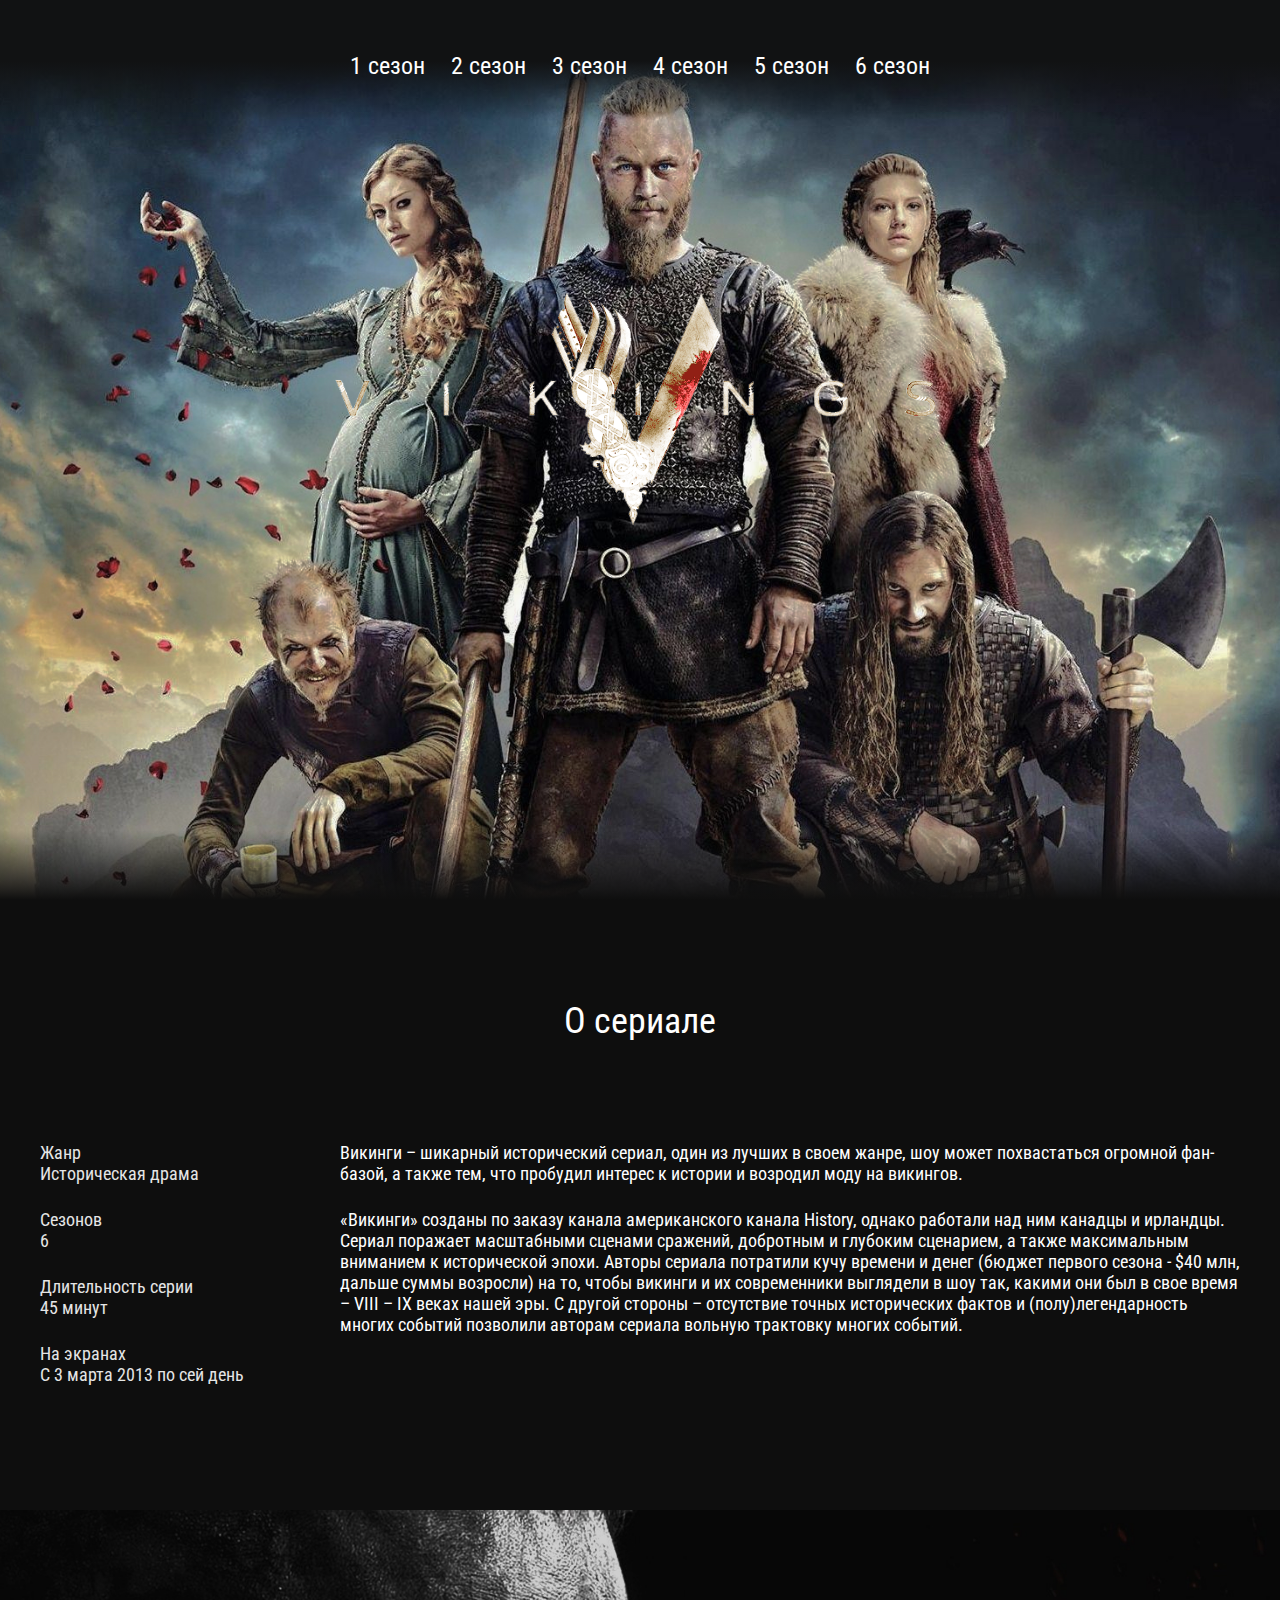
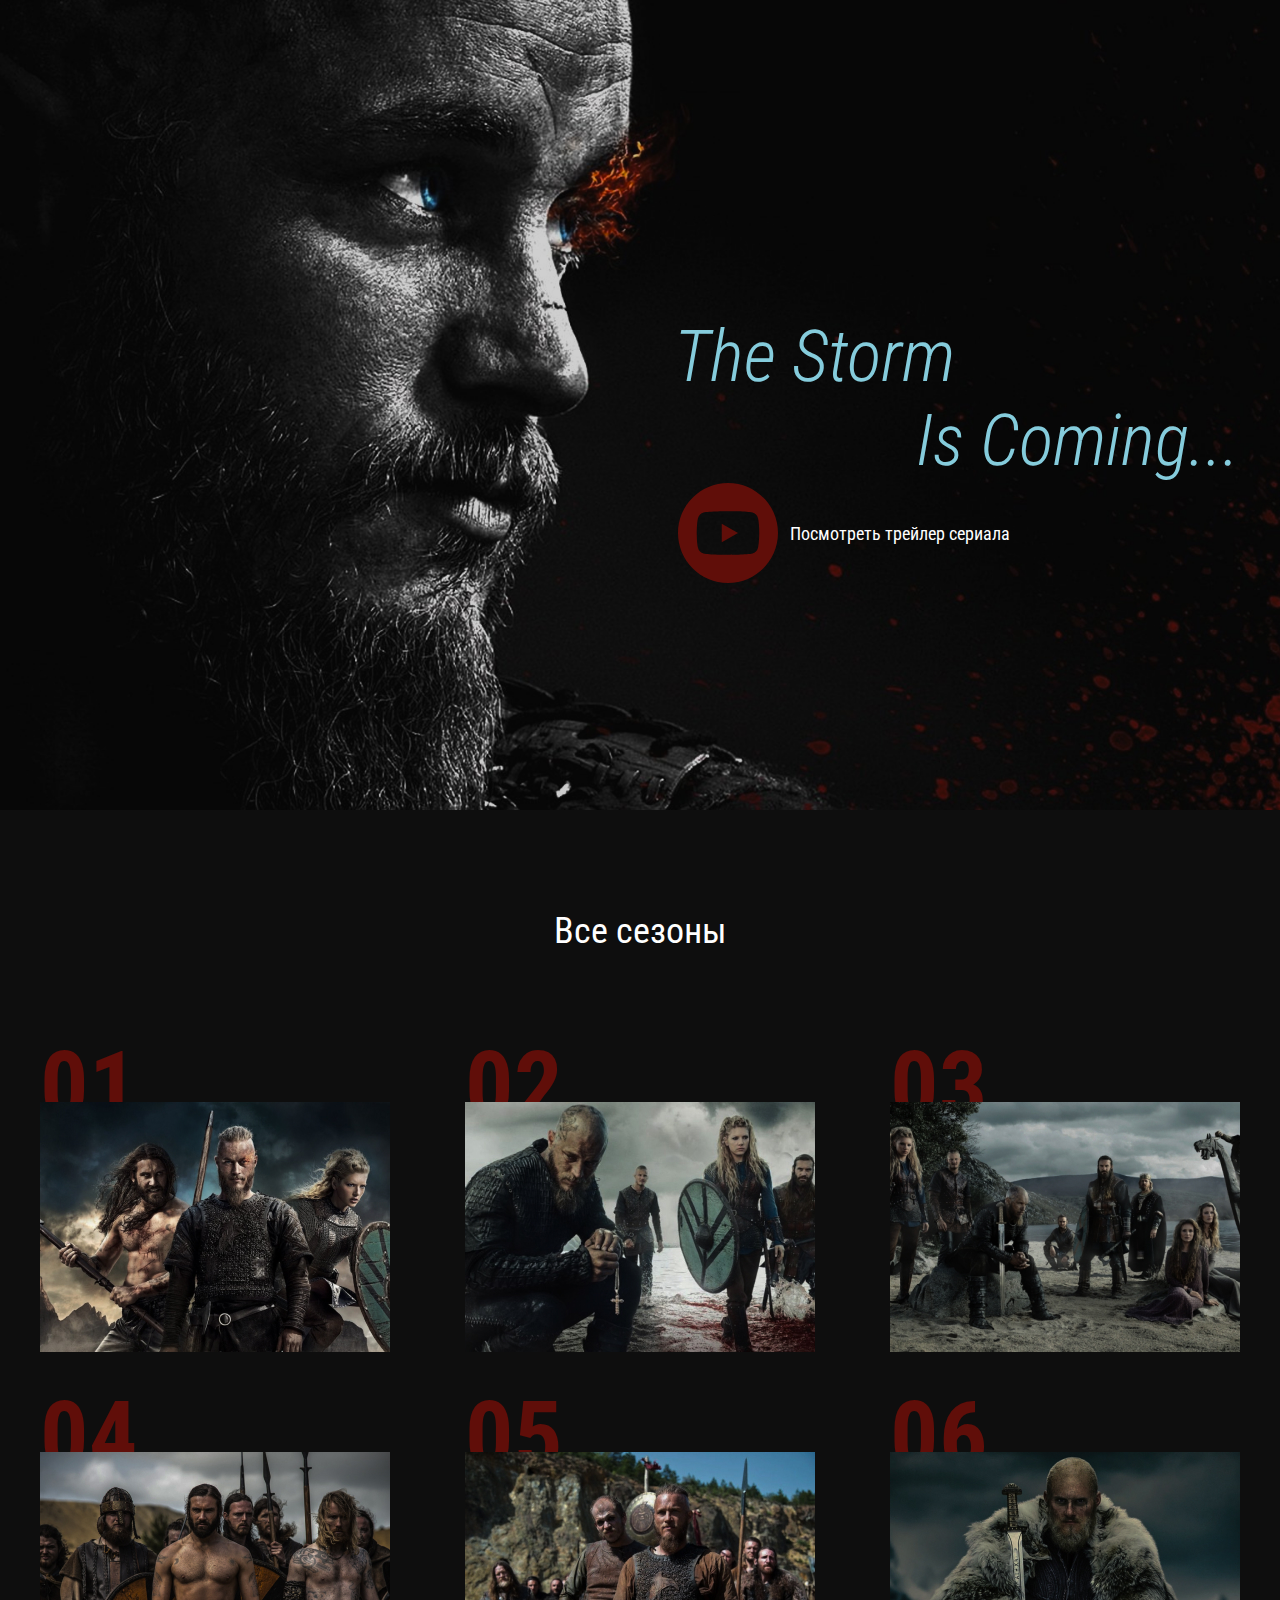
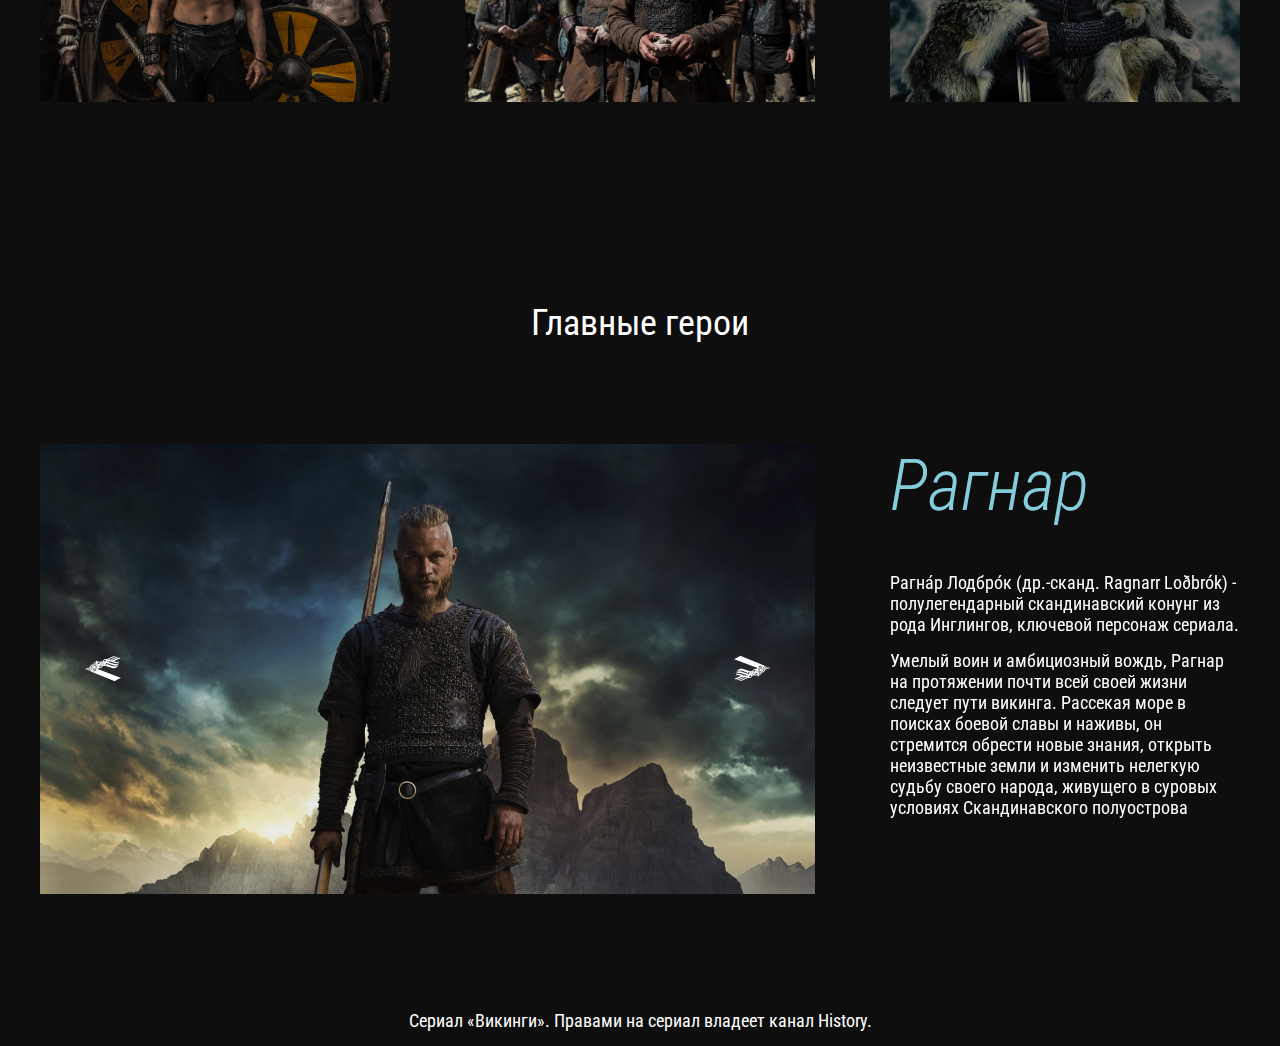
<file: index.html>
<!DOCTYPE html>
<html lang="ru">
  <head>
    <meta charset="UTF-8" />
    <meta name="viewport" content="width=device-width, initial-scale=1.0" />
    <meta http-equiv="X-UA-Compatible" content="ie=edge" />
    <title>VIKINGS</title>
    <link rel="icon" type="image/x-icon" href="images/favicon.png" />
    <link rel="preconnect" href="https://fonts.googleapis.com" />
    <link rel="preconnect" href="https://fonts.gstatic.com" crossorigin />
    <link
      href="https://fonts.googleapis.com/css2?family=Poppins:wght@400;500;600;700&family=Roboto+Condensed:ital,wght@0,400;0,700;1,300&display=swap"
      rel="stylesheet"
    />
    <link rel="stylesheet" href="css/reset.css" />
    <link rel="stylesheet" href="css/slick.css" />
    <link rel="stylesheet" href="css/jquery.fancybox.css" />
    <link rel="stylesheet" href="css/style.css" />
  </head>
  <body>
    <header class="header">
      <nav class="menu">
        <button class="menu__btn">
          <span></span>
        </button>
        <ul class="menu__list">
          <li class="menu__list-item">
            <a class="menu__list-link" href="season-1.html">1 сезон</a>
          </li>
          <li class="menu__list-item">
            <a class="menu__list-link" href="#">2 сезон</a>
          </li>
          <li class="menu__list-item">
            <a class="menu__list-link" href="#">3 сезон</a>
          </li>
          <li class="menu__list-item">
            <a class="menu__list-link" href="#">4 сезон</a>
          </li>
          <li class="menu__list-item">
            <a class="menu__list-link" href="#">5 сезон</a>
          </li>
          <li class="menu__list-item">
            <a class="menu__list-link" href="#">6 сезон</a>
          </li>
        </ul>
      </nav>
      <div class="logo">
        <img class="logo__img" src="images/logo.png" alt="Логотип" />
      </div>
    </header>
    <section class="about section-page">
      <div class="container">
        <h3 class="title">О сериале</h3>
        <div class="about__inner">
          <ul class="about__info">
            <li class="about__info-item">
              Жанр
              <span>Историческая драма</span>
            </li>
            <li class="about__info-item">
              Сезонов
              <span>6</span>
            </li>
            <li class="about__info-item">
              Длительность серии
              <span>45 минут</span>
            </li>
            <li class="about__info-item">
              На экранах
              <span>С 3 марта 2013 по сей день</span>
            </li>
          </ul>
          <div class="about__text">
            <p>
              Викинги – шикарный исторический сериал, один из лучших в своем
              жанре, шоу может похвастаться огромной фан-базой, а также тем, что
              пробудил интерес к истории и возродил моду на викингов.
            </p>
            <p>
              «Викинги» созданы по заказу канала американского канала History,
              однако работали над ним канадцы и ирландцы. Сериал поражает
              масштабными сценами сражений, добротным и глубоким сценарием, а
              также максимальным вниманием к исторической эпохи. Авторы сериала
              потратили кучу времени и денег (бюджет первого сезона - $40 млн,
              дальше суммы возросли) на то, чтобы викинги и их современники
              выглядели в шоу так, какими они был в свое время – VIII – IX веках
              нашей эры. С другой стороны – отсутствие точных исторических
              фактов и (полу)легендарность многих событий позволили авторам
              сериала вольную трактовку многих событий.
            </p>
          </div>
        </div>
      </div>
    </section>
    <section class="video">
      <div class="container">
        <h3 class="video__text">
          <span>The Storm</span>
          Is Coming...
        </h3>
        <a
          class="video__btn"
          data-fancybox
          href="https://www.youtube.com/watch?v=7rcozIVtujw"
          >Посмотреть трейлер сериала</a
        >
      </div>
    </section>
    <section class="seasons section-page">
      <div class="container">
        <h3 class="title">Все сезоны</h3>
        <ol class="seasons__inner">
          <li
            class="seasons__item"
            style="background-image: url('images/seasons-image-1.jpg')"
          >
            <a class="seasons__link" href="season-1.html">Cмотреть</a>
          </li>
          <li
            class="seasons__item"
            style="background-image: url('images/seasons-image-2.jpg')"
          >
            <a class="seasons__link" href="#">Cмотреть</a>
          </li>
          <li
            class="seasons__item"
            style="background-image: url('images/seasons-image-3.jpg')"
          >
            <a class="seasons__link" href="#">Cмотреть</a>
          </li>
          <li
            class="seasons__item"
            style="background-image: url('images/seasons-image-4.jpg')"
          >
            <a class="seasons__link" href="#">Cмотреть</a>
          </li>
          <li
            class="seasons__item"
            style="background-image: url('images/seasons-image-5.jpg')"
          >
            <a class="seasons__link" href="#">Cмотреть</a>
          </li>
          <li
            class="seasons__item"
            style="background-image: url('images/seasons-image-6.jpg')"
          >
            <a class="seasons__link" href="#">Cмотреть</a>
          </li>
        </ol>
      </div>
    </section>
    <section class="heroes section-page">
      <div class="container">
        <h3 class="title">Главные герои</h3>
        <div class="heroes__inner">
          <div class="heroes__slider-img">
            <img class="heroes__images" src="images/hero-1.jpg" alt="" />
            <img class="heroes__images" src="images/hero-2.jpg" alt="" />
            <img class="heroes__images" src="images/hero-3.jpg" alt="" />
            <img class="heroes__images" src="images/hero-4.jpg" alt="" />
          </div>
          <div class="heroes__slider-text">
            <div class="heroes__text">
              <h4 class="heroes__name">Рагнар</h4>
              <p>
                Рагна́р Лодбро́к (др.-сканд. Ragnarr Loðbrók) - полулегендарный
                скандинавский конунг из рода Инглингов, ключевой персонаж
                сериала.
              </p>
              <p>
                Умелый воин и амбициозный вождь, Рагнар на протяжении почти всей
                своей жизни следует пути викинга. Рассекая море в поисках боевой
                славы и наживы, он стремится обрести новые знания, открыть
                неизвестные земли и изменить нелегкую судьбу своего народа,
                живущего в суровых условиях Скандинавского полуострова
              </p>
            </div>
            <div class="heroes__text">
              <h4 class="heroes__name">Лагерта</h4>
              <p>
                Лаге́рта (др.-сканд. Hlaðgerðr, лат. Ladgerda, Ladgertha или
                Lagertha; в сериале также носит псевдоним Ингстад) - известная
                скандинавская воительница, упомянутая в хрониках Саксона
                Грамматика, первая жена датского морского конунга Рагнара
                Лодброка.
              </p>
              <p>
                В сериале Лагерта активно участвует в походах викингов,
                колонизации ими новых земель и междоусобных распрях
                скандинавских вождей. Эта отважная и независимая женщина
                способна проявлять железную решимость, когда дело касается ее
                личного достоинства, семьи или власти.
              </p>
            </div>
            <div class="heroes__text">
              <h4 class="heroes__name">Ролло</h4>
              <p>
                Ро́лло (или Хрольф, др.-сканд. Hrólfr, лат. Rollo, исторический
                прототип также известен под именами Ролло́н, Рольф и Роберт I) -
                известный вождь викингов, первый герцог Нормандский, основатель
                Нормандской династии.
              </p>
              <p>
                В сериале - старший брат Рагнара Лодброка. Знаменитый своей
                силой, бесстрашием и диким, импульсивным нравом, он активно
                участвует в разорительных набегах викингов на страны Европы.
              </p>
            </div>
            <div class="heroes__text">
              <h4 class="heroes__name">Флоки</h4>
              <p>
                Флóки (др.-сканд. Flóki) - скандинавский кораблестроитель,
                активно участвующий в грабительских набегах викингов на страны
                Европы.
              </p>
              <p>
                Близкий друг и соратник Рагнара Лодброка. Эксцентричный и
                чудаковатый, он живет в уединенном доме в лесу, работая в своей
                мастерской на берегу моря.
              </p>
            </div>
          </div>
        </div>
      </div>
    </section>
    <footer class="footer">
      <div class="container">
        <p class="copy">
          Сериал «Викинги». Правами на сериал владеет канал History.
        </p>
      </div>
    </footer>

    <script src="https://ajax.googleapis.com/ajax/libs/jquery/3.4.1/jquery.min.js"></script>
    <script src="js/slick.min.js"></script>
    <script src="js/jquery.fancybox.min.js"></script>
    <script src="js/main.js"></script>
  </body>
</html>
</file>
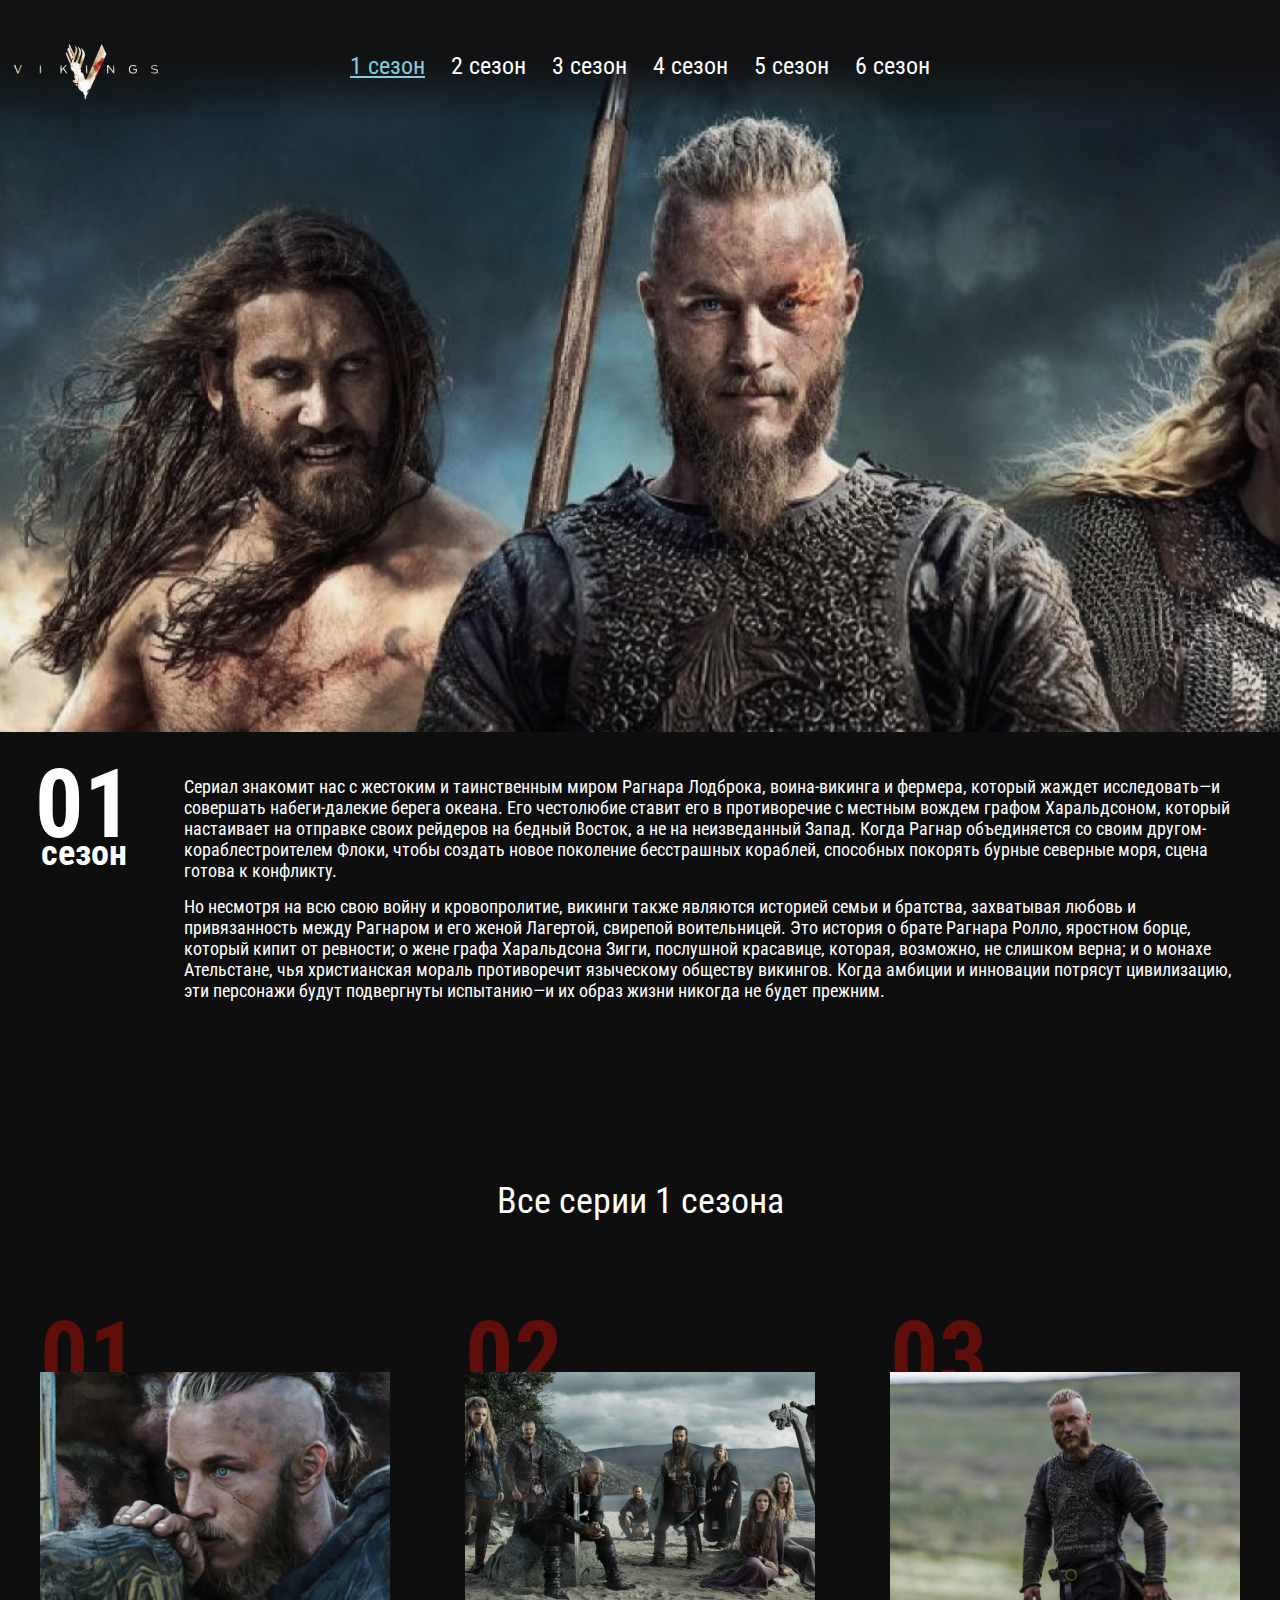
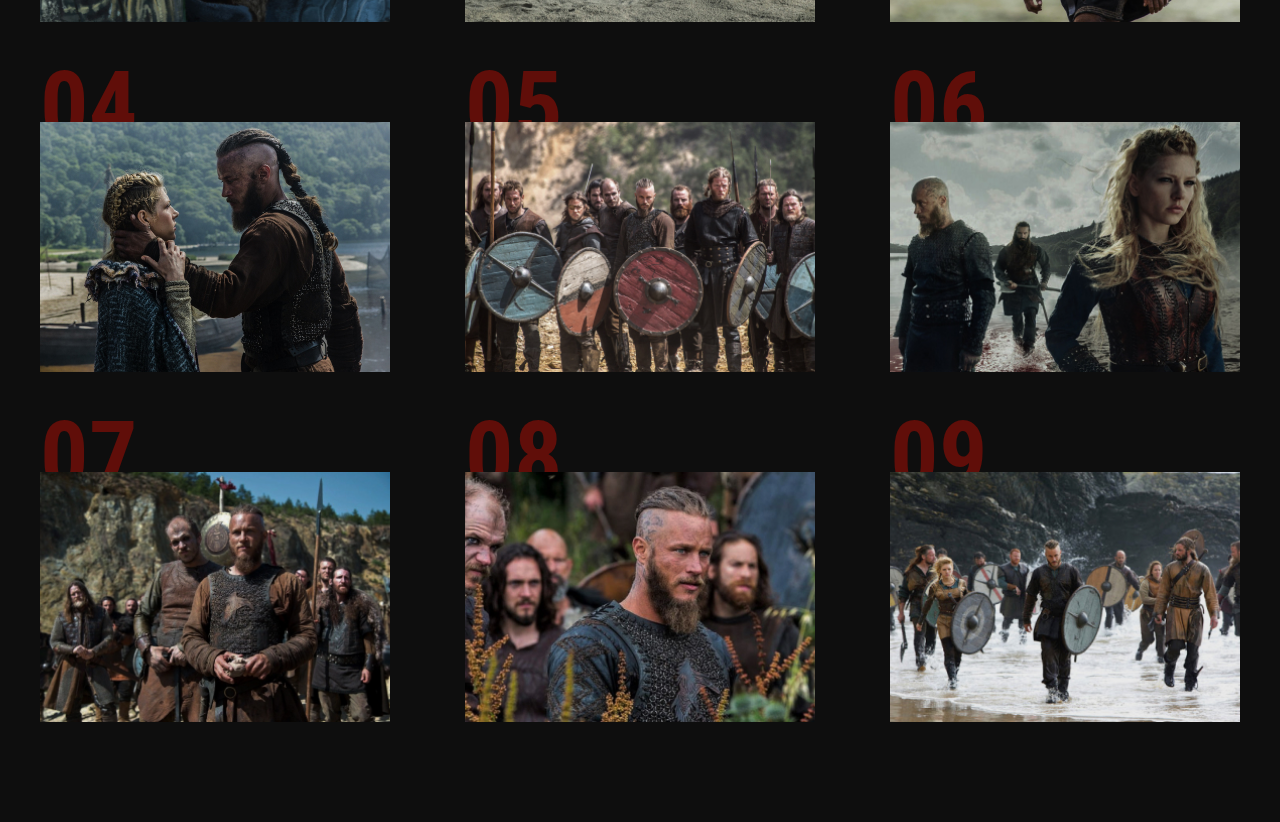
<file: season-1.html>
<!DOCTYPE html>
<html lang="ru">
  <head>
    <meta charset="UTF-8" />
    <meta name="viewport" content="width=device-width, initial-scale=1.0" />
    <meta http-equiv="X-UA-Compatible" content="ie=edge" />
    <title>VIKINGS</title>
    <link rel="icon" type="image/x-icon" href="images/favicon.png" />
    <link rel="preconnect" href="https://fonts.googleapis.com" />
    <link rel="preconnect" href="https://fonts.gstatic.com" crossorigin />
    <link
      href="https://fonts.googleapis.com/css2?family=Poppins:wght@400;500;600;700&family=Roboto+Condensed:ital,wght@0,400;0,700;1,300&display=swap"
      rel="stylesheet"
    />
    <link rel="stylesheet" href="css/reset.css" />
    <link rel="stylesheet" href="css/slick.css" />
    <link rel="stylesheet" href="css/jquery.fancybox.css" />
    <link rel="stylesheet" href="css/style.css" />
  </head>

  <body>
    <header class="page-header">
      <nav class="menu">
        <button class="menu__btn">
          <span></span>
        </button>
        <div class="menu__container">
          <a class="page-logo" href="index.html">
            <img src="images/page-logo.png" alt="logo" />
          </a>
          <ul class="menu__list">
            <li class="menu__list-item">
              <a class="menu__list-link menu__list-link--active" href="#"
                >1 сезон</a
              >
            </li>
            <li class="menu__list-item">
              <a class="menu__list-link" href="#">2 сезон</a>
            </li>
            <li class="menu__list-item">
              <a class="menu__list-link" href="#">3 сезон</a>
            </li>
            <li class="menu__list-item">
              <a class="menu__list-link" href="#">4 сезон</a>
            </li>
            <li class="menu__list-item">
              <a class="menu__list-link" href="#">5 сезон</a>
            </li>
            <li class="menu__list-item">
              <a class="menu__list-link" href="#">6 сезон</a>
            </li>
          </ul>
        </div>
      </nav>
      <div class="season-info">
        <div class="season-info__num">
          01
          <span>сезон</span>
        </div>
        <div class="season-info__text">
          <p>
            Сериал знакомит нас с жестоким и таинственным миром Рагнара
            Лодброка, воина-викинга и фермера, который жаждет исследовать—и
            совершать набеги-далекие берега океана. Его честолюбие ставит его в
            противоречие с местным вождем графом Харальдсоном, который
            настаивает на отправке своих рейдеров на бедный Восток, а не на
            неизведанный Запад. Когда Рагнар объединяется со своим
            другом-кораблестроителем Флоки, чтобы создать новое поколение
            бесстрашных кораблей, способных покорять бурные северные моря, сцена
            готова к конфликту.
          </p>
          <p>
            Но несмотря на всю свою войну и кровопролитие, викинги также
            являются историей семьи и братства, захватывая любовь и
            привязанность между Рагнаром и его женой Лагертой, свирепой
            воительницей. Это история о брате Рагнара Ролло, яростном борце,
            который кипит от ревности; о жене графа Харальдсона Зигги, послушной
            красавице, которая, возможно, не слишком верна; и о монахе
            Ательстане, чья христианская мораль противоречит языческому обществу
            викингов. Когда амбиции и инновации потрясут цивилизацию, эти
            персонажи будут подвергнуты испытанию—и их образ жизни никогда не
            будет прежним.
          </p>
        </div>
      </div>
    </header>
    <section class="seasons section-page">
      <div class="container">
        <h3 class="title">Все серии 1 сезона</h3>
        <ol class="seasons__inner">
          <li
            class="seasons__item"
            style="background-image: url('images/season-1-image-S1.jpg')"
          >
            <a
              class="seasons__link"
              data-fancybox="gallery"
              href="../start/Vikings 1 - LostFilm.TV [MP4]/Vikings.S01E01.720p.mp4"
              >Cмотреть</a
            >
          </li>
          <li
            class="seasons__item"
            style="background-image: url('images/season-1-image-S2.jpg')"
          >
            <a class="seasons__link" data-fancybox="gallery" href=""
              >Cмотреть</a
            >
          </li>
          <li
            class="seasons__item"
            style="background-image: url('images/season-1-image-S3.jpg')"
          >
            <a
              class="seasons__link"
              data-fancybox="gallery"
              href="https://www.youtube.com/watch?v=7rcozIVtujw"
              >Cмотреть</a
            >
          </li>
          <li
            class="seasons__item"
            style="background-image: url('images/season-1-image-S4.jpg')"
          >
            <a
              class="seasons__link"
              data-fancybox="gallery"
              href="https://www.youtube.com/watch?v=7rcozIVtujw"
              >Cмотреть</a
            >
          </li>
          <li
            class="seasons__item"
            style="background-image: url('images/season-1-image-S5.jpg')"
          >
            <a
              class="seasons__link"
              data-fancybox="gallery"
              href="https://www.youtube.com/watch?v=7rcozIVtujw"
              >Cмотреть</a
            >
          </li>
          <li
            class="seasons__item"
            style="background-image: url('images/season-1-image-S6.jpg')"
          >
            <a
              class="seasons__link"
              data-fancybox="gallery"
              href="https://www.youtube.com/watch?v=7rcozIVtujw"
              >Cмотреть</a
            >
          </li>
          <li
            class="seasons__item"
            style="background-image: url('images/season-1-image-S7.jpg')"
          >
            <a
              class="seasons__link"
              data-fancybox="gallery"
              href="https://www.youtube.com/watch?v=7rcozIVtujw"
              >Cмотреть</a
            >
          </li>
          <li
            class="seasons__item"
            style="background-image: url('images/season-1-image-S8.jpg')"
          >
            <a
              class="seasons__link"
              data-fancybox="gallery"
              href="https://www.youtube.com/watch?v=7rcozIVtujw"
              >Cмотреть</a
            >
          </li>
          <li
            class="seasons__item"
            style="background-image: url('images/season-1-image-S9.jpg')"
          >
            <a
              class="seasons__link"
              data-fancybox="gallery"
              href="https://www.youtube.com/watch?v=7rcozIVtujw"
              >Cмотреть</a
            >
          </li>
        </ol>
      </div>
    </section>

    <script src="https://ajax.googleapis.com/ajax/libs/jquery/3.4.1/jquery.min.js"></script>
    <script src="js/slick.min.js"></script>
    <script src="js/jquery.fancybox.min.js"></script>
    <script src="js/main.js"></script>
  </body>
</html>
</file>
<file: css/style.css>
*{
    box-sizing: border-box;
}

body{
    background-color: #0E0E0E;
    color: #fff;
    font-family: 'Roboto Condensed', sans-serif;
    font-weight: 400;
    font-size: 18px;
    line-height: 21px;
}

a{
    color: inherit;
    text-decoration: none;
}

ul{
    list-style: none;
}

.container{
    max-width: 1220px;
    padding: 0 10px;
    margin: 0 auto;
}

.section-page{
    padding: 100px 0;
}

.title{
    text-align: center;
    margin-bottom: 100px;
    font-size: 36px;
    line-height: 42px;
    font-weight: 400;
}

.header{
    background-image: url('../images/header-bg.jpg');
    height: 100vh;
    background-repeat: no-repeat;
    background-size: cover;
    background-position: center 50px;
    text-align: center;
    position: relative;
}

.header::after{
    content: '';
    position: absolute;
    height: 70px;
    bottom: 0;
    left: 0;
    width: 100%;
    background: linear-gradient(180deg, #0E0E0E 0%, rgba(17, 17, 17, 0.850295) 16.53%, rgba(32, 31, 33, 0) 100%);
    transform: rotate(180deg);
}

.menu{
    padding: 50px 0 58px;
    background: linear-gradient(180deg, #111213 0%, #111213 43.62%, rgba(32, 31, 33, 0) 86.33%);
}

.menu__btn{
    display: none;
}

.menu__list{
    display: flex;
    justify-content: center;    
}

.menu__list-item{
    padding: 0 13px;
}

.menu__list-link{
    font-size: 36px;
    line-height: 42px;
}

.menu__list-link:hover,
.menu__list-link--active{
    color: #85CCDC;
    text-decoration: underline;
}

.logo{
    padding-top: 17vh;
}

.about__inner{
    display: flex;
}

.about__info{
    width: 375px;
    margin-right: 50px;
    flex: none;
}

.about__info-item{
    margin-bottom: 25px;
    color: #E5E5E5;
}

.about__info-item span{
    display: block;
}

.about__text p{
    margin-bottom: 25px;
}

.video{
    background-image: url('../images/video-bg.jpg');
    height: 100vh;
    background-size: cover;
    background-position: center center;
    background-repeat: no-repeat;
    text-align: right;
}

.video__text{
    text-align: right;
    font-style: italic;
    font-weight: 300;
    font-size: 72px;
    line-height: 84px;
    color: #85CCDC;
    padding-top: 45vh;
    margin-bottom: 40px;
}

.video__text span{
    display: block;
    padding-right: 285px;
}

.video__btn{
    padding-left: 112px;
    position: relative;
    margin-right: 230px;
}

.video__btn::before{
    content: '';
    position: absolute;
    width: 100px;
    height: 100px;
    top: -40px;
    left: 0;
    background-image: url('../images/youtube-btn.svg');
}

.seasons__inner{
    display: grid;
    grid-template-columns: repeat(auto-fill, minmax(284px, 1fr));
    grid-gap:100px 75px;
    counter-reset: number;
    padding-top: 50px;
}

.seasons__item{
    height: 250px;
    background-repeat: no-repeat;
    background-position: center center;
    background-size: cover;
    list-style: none;
    position: relative;
    display: flex;
    justify-content: center;
    align-items: center;
}

.seasons__item:hover .seasons__link{
    opacity: 1;
}

.seasons__item::before{
    content: '0' counter(number);
    counter-increment: number;
    position: absolute;
    font-weight: bold;
    font-size: 96px;
    line-height: 112px;
    color: #600E09;
    left: 0;
    top: -72px;
    z-index: -1;
}

.seasons__item:nth-child(n+10)::before{
    content: counter(number);
}

.seasons__item:hover::after{
    content: '';
    position: absolute;
    top: 0;
    left: 0;
    right: 0;
    bottom: 0;
    background: rgba(14, 14, 14, 0.8);    
}

.seasons__link{
    font-size: 36px;
    line-height: 42px;
    padding: 12px 78px 11px;
    background-color: #0E0E0E;
    opacity: 0;
    transition: all .3s;
    z-index: 2;
}

.heroes__inner{
    display: flex;
    justify-content: space-between;
}

.heroes__slider-img{
    max-width: 775px;
}

.heroes__slider-text{
    max-width: 350px;
}

.slick-btn{
    position: absolute;
    top: 50%;
    transform: translateY(-50%);
    border: none;
    background-color: transparent;
    z-index: 5;
    cursor: pointer;
    outline: none;
}

.slick-prev{
    left: 38px;

}

.slick-next{
    right: 38px;
}

.heroes__name{
    font-style: italic;
    font-weight: 300;
    font-size: 72px;
    line-height: 84px;
    color: #85CCDC;
    margin-bottom: 44px;
}

.heroes__text p{
    margin-bottom: 15px;
}

.copy{
    padding: 14px 0 15px;
    text-align: center;
}

/* start season-1*/

.page-header{
    background-image: url('../images/season-1-bg.jpg');
    background-repeat: no-repeat;
    background-position: center center;
    background-size: cover;
    height: 90vh;
    position: relative;
}

.menu__container{
    max-width: 1385px;
    margin: 0 auto;
    position: relative;
}

.page-logo{
    position: absolute;
    left: 0;
}

.season-info{
    position: absolute;
    max-width: 1385px;
    display: flex;
    padding: 44px 47px 64px 35px;
    background-color: #0E0E0E;
    bottom: 0;
    left: 0;
    right: 0;
    margin: 0 auto;
}

.season-info__num{
font-weight: bold;
font-size: 96px;
line-height: 56px;
text-align: center;
margin-right: 51px;
}

.season-info__num span{
    display: block;
    font-size: 36px;
    line-height: 42px;
}
.season-info__text p{
    margin-bottom: 15px;
}

/* end season-1*/

/* start media*/

@media (max-width: 1420px){
    .page-logo{
        left: 10px;
        top: -6px;
    }
}

@media (max-width: 1366px){
    .logo__img{
        width: 50%;
    }
    .menu__list-link{
        font-size: 24px;
        line-height: 32px;
    }
    .about__info{
        width: 250px;
    }
    .page-header{
        height: 120vh;
    }
}

@media (max-width: 1200px){
    .heroes__inner{
        display: block;
    }
    .heroes__slider-text{
        max-width: 100%;
        padding-top: 50px;
    }
    .heroes__slider-img{
        max-width: 100%;
    }
}

@media (max-width: 1088px){
    .seasons__item{
        height: 340px;
    }
}

@media (max-width: 992px){
    .page-logo{
        display: none;
    }
}

@media (max-width: 768px){
    .about__inner{
        display: block;
    }
    .section-page{
        padding: 50px 0;
    }
    .title{
        margin-bottom: 50px;
        font-size: 28px;
        line-height: 36px;
    }
    body{
        font-size: 16px;
        line-height: 19px;
    }
    .video__text{
        font-size: 48px;
        line-height: 56px;
    }
    .video__text span{
        padding-right: 200px;
    }
    .video__btn{
        margin-right: 0;
        padding-left: 62px;
    }
    .video__btn::before{
        width: 50px;
        height: 50px;
        background-size: cover;
        top: -16px;
    }
    .seasons__inner{
        grid-gap: 80px 35px;
    }
    .heroes__name{
        font-size: 46px;
        line-height: 56px;
        margin-bottom: 25px;
    }
    .season-info{
        display: block;
        padding: 30px 10px 0px 10px;
    }
    .season-info__num{
        text-align: left;
        font-size: 50px;
        line-height: 26px;
        margin-bottom: 15px;
    }
    .season-info__num span{
        font-size: 25px;
        line-height: 32px;
    }

}

@media (max-width: 640px){
    .menu{
        padding: 0;
        text-align: center;
        background: linear-gradient(180deg, #111213 0%, #111213 10%, rgba(32, 31, 33, 0) 86.33%);
    }
    .menu__list{
        display: block;
        transform: translateY(-130%);
        transition: all .5s;
    }
    .menu__list.menu__list--active{
        transform: translateY(0%);
        padding: 100px 0 50px;
        background-color: #0E0E0E;
    }
    .menu__list-link{
        display: block;
        padding: 10px 0;
    }
    .logo{
        padding-top: 21vh;
    }
    .page-logo{
        display: block;
        z-index: 11;
        top: 22px;
    }
    .menu__btn{
        display: block;
        width: 50px;
        height: 40px;
        cursor: pointer;
        position: absolute;
        z-index: 10;
        right: 10px;
        top: 20px;
        display: flex;
        align-items: center;
        background-color: transparent;
        border: none;
        padding: 0;
    }
    .menu__btn span{
        background-color: #fff;
        height: 5px;
        width: 100%;
    }
    .menu__btn::after,
    .menu__btn::before{
        content: "";
        width: 100%;
        height: 5px;
        background-color: #fff;
        position: absolute;
    }
    .menu__btn::before{
        top:0;
        left: 0;
    }
    .menu__btn::after{
        bottom: 0;
        left: 0;
    }
    .page-header{
        height: 160vh;
    }
}
@media (max-width: 414px){
    .seasons__item{
        height: 203px;
    }
}

@media (max-width: 374px){
    .page-header{
        height: 200vh;
    }
}


/* end media*/
</file>
